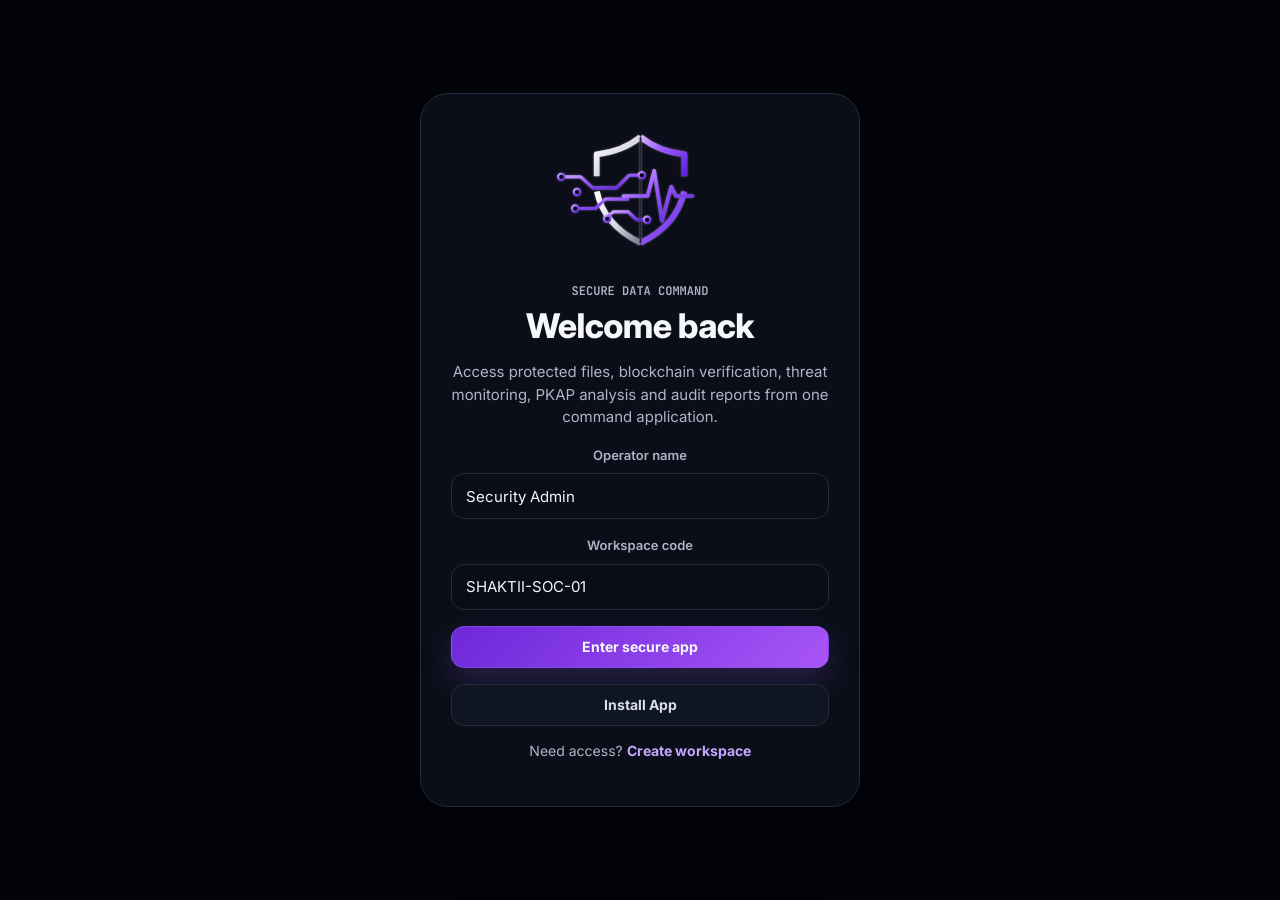
<file: index.html>
<!doctype html>
<html lang="en">
<head>
  <meta charset="utf-8" />
  <meta name="viewport" content="width=device-width, initial-scale=1, viewport-fit=cover" />
  <meta name="theme-color" content="#070812" />
  <meta name="description" content="PWN SHAKTI PKAP Analyzer application." />
  <meta name="mobile-web-app-capable" content="yes" />
  <meta name="apple-mobile-web-app-capable" content="yes" />
  <meta name="apple-mobile-web-app-title" content="PWN SHAKTI" />
  <meta name="apple-mobile-web-app-status-bar-style" content="black-translucent" />
  <link rel="manifest" href="/manifest.webmanifest?v=29" />
  <link rel="icon" href="/assets/icon-192.svg?v=29" />
  <link rel="apple-touch-icon" href="/assets/icon-192.svg?v=29" />
  <link rel="stylesheet" href="/style.css?v=29" />
  <link rel="stylesheet" href="/mobile-fix.css?v=29" />
  <link rel="stylesheet" href="/chart-polish.css?v=29" />
  <link rel="stylesheet" href="/alarm-polish.css?v=29" />
  <link rel="stylesheet" href="/pkap-final.css?v=29" />
  <title>PWN SHAKTI — PKAP Analyzer</title>
</head>
<body>
  <div id="app" class="app-root"></div>

  <div class="alarm-layer" id="alarmLayer" aria-hidden="true">
    <div class="alarm-card" role="dialog" aria-modal="true" aria-label="Critical security alarm">
      <div class="alarm-pulse"><span></span><span></span><span></span></div>
      <p class="overline danger-text">Critical security alarm</p>
      <h2>Danger detected in network flow</h2>
      <p>SHAKTII detected a malware or high-risk router/network signal. The alarm will continue until you acknowledge or stop it.</p>
      <div class="alarm-actions">
        <button class="btn ghost" data-close-alarm>Dismiss</button>
        <button class="btn danger" data-ack-alarm>Acknowledge alert</button>
      </div>
    </div>
  </div>

  <div class="toast" id="toast"></div>

  <script src="/data.js?v=29"></script>
  <script src="/api.js?v=29"></script>
  <script src="/app.js?v=29"></script>
  <script src="/alarm-engine.js?v=29"></script>
  <script src="/auto-threat-alarm.js?v=29"></script>
  <script src="/chart-fix.js?v=29"></script>
  <script>
    if ('serviceWorker' in navigator) {
      window.addEventListener('load', () => navigator.serviceWorker.register('/sw.js?v=29').catch(() => undefined));
    }
  </script>
</body>
</html>
</file>
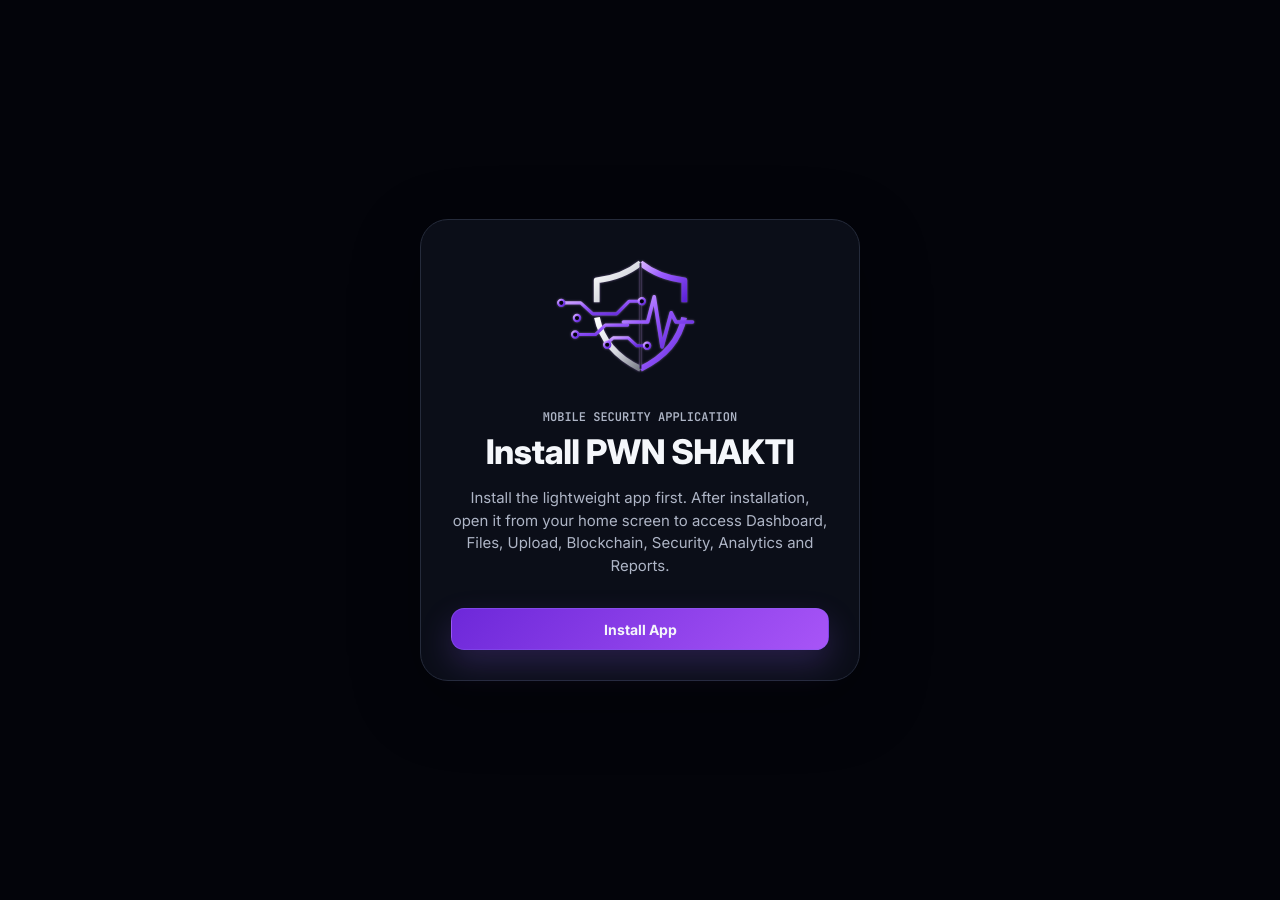
<file: access/index.html>
<!doctype html>
<html lang="en"><head><meta charset="utf-8"/><meta name="viewport" content="width=device-width, initial-scale=1, viewport-fit=cover"/><meta name="theme-color" content="#070812"/><link rel="manifest" href="/manifest.webmanifest?v=17"/><link rel="icon" href="/assets/icon-192.svg?v=17"/><link rel="apple-touch-icon" href="/assets/icon-192.svg?v=17"/><link rel="stylesheet" href="/style.css?v=17"/><link rel="stylesheet" href="/mobile-fix.css?v=17"/><title>PWN SHAKTI</title></head><body><div id="app" class="app-root"></div><div class="alarm-layer" id="alarmLayer" aria-hidden="true"><div class="alarm-card"><div class="alarm-pulse"><span></span><span></span><span></span></div><p class="overline danger-text">Critical security alarm</p><h2>Unauthorized access chain detected</h2><p>SHAKTII detected a suspicious admin session.</p><div class="alarm-actions"><button class="btn ghost" data-close-alarm>Dismiss</button><button class="btn danger" data-ack-alarm>Acknowledge alert</button></div></div></div><div class="toast" id="toast"></div><script src="/data.js?v=17"></script><script src="/api.js?v=17"></script><script src="/app.js?v=17"></script><script src="/install-fix.js?v=17"></script><script>if('serviceWorker'in navigator){window.addEventListener('load',()=>navigator.serviceWorker.register('/sw.js?v=17').catch(()=>undefined));}</script></body></html>
</file>
<file: style.css>
@import url('https://fonts.googleapis.com/css2?family=Inter:wght@400;500;600;700;800&family=JetBrains+Mono:wght@400;500;600;700&display=swap');
:root{--bg:#070812;--surface:#0d101b;--surface-2:#131724;--surface-3:#181d2d;--border:#252b3b;--border-soft:#1d2331;--text:#f5f7fb;--muted:#aeb5c6;--subtle:#7e879a;--purple:#8b5cf6;--purple-2:#a855f7;--green:#22c55e;--red:#ef4444;--amber:#f59e0b;--cyan:#38bdf8;--shadow:0 20px 70px rgba(0,0,0,.28);--radius:18px}*{box-sizing:border-box;-webkit-tap-highlight-color:transparent}html,body{margin:0;min-height:100%;background:#03040a;color:var(--text);font-family:Inter,system-ui,-apple-system,BlinkMacSystemFont,'Segoe UI',sans-serif;font-size:15px;line-height:1.5;-webkit-font-smoothing:antialiased;text-rendering:geometricPrecision}button,input,select,textarea{font:inherit}button{cursor:pointer}body:before{content:"";position:fixed;inset:0;background:radial-gradient(circle at 30% -10%,rgba(139,92,246,.24),transparent 34%),radial-gradient(circle at 110% 20%,rgba(56,189,248,.1),transparent 28%),linear-gradient(180deg,#0b0d17,#03040a 55%,#000);z-index:-3}body:after{content:"";position:fixed;inset:0;background-image:linear-gradient(rgba(255,255,255,.025) 1px,transparent 1px),linear-gradient(90deg,rgba(255,255,255,.025) 1px,transparent 1px);background-size:32px 32px;opacity:.7;z-index:-2}.app-root{min-height:100vh}.auth-screen{min-height:100vh;display:grid;place-items:center;padding:24px}.auth-card{width:min(440px,100%);border:1px solid var(--border);background:rgba(13,16,27,.88);border-radius:28px;padding:30px;box-shadow:var(--shadow);backdrop-filter:blur(18px)}.auth-logo{display:block;width:220px;max-width:80%;height:auto;margin:0 0 26px}.eyebrow{margin:0 0 8px;color:#d8c8ff;font-family:'JetBrains Mono',monospace;font-size:12px;font-weight:600;letter-spacing:.12em;text-transform:uppercase}.auth-card h1,.page-header h1{margin:0;color:var(--text);font-size:34px;line-height:1.12;font-weight:800;letter-spacing:-.035em}.muted,.auth-card p,.page-header p{color:var(--muted)}.field-label{display:block;margin:18px 0 7px;color:var(--muted);font-size:13px;font-weight:600}.input{width:100%;height:46px;border:1px solid var(--border);background:#0a0d16;color:var(--text);border-radius:13px;padding:0 14px;outline:none}.input:focus{border-color:rgba(139,92,246,.72);box-shadow:0 0 0 4px rgba(139,92,246,.12)}.file-input{padding:11px 14px;height:auto}.btn{display:inline-flex;align-items:center;justify-content:center;min-height:42px;border:1px solid var(--border);border-radius:13px;padding:0 16px;background:#151a28;color:var(--text);font-size:14px;font-weight:700;text-decoration:none;transition:.18s ease;gap:8px}.btn:hover{transform:translateY(-1px);border-color:#394158}.btn.primary{border-color:rgba(139,92,246,.5);background:linear-gradient(135deg,#6d28d9,#a855f7);box-shadow:0 14px 32px rgba(139,92,246,.22)}.btn.secondary{background:#101522;color:#d9deeb}.btn.danger{background:linear-gradient(135deg,#b91c1c,#ef4444);border-color:rgba(239,68,68,.55)}.btn.ghost{background:transparent}.btn.small{min-height:36px;padding:0 12px;font-size:12px}.btn.full{width:100%;margin-top:16px}.btn:disabled,.btn.is-installed{opacity:.62;cursor:default;transform:none}.auth-switch{font-size:14px;text-align:center}.auth-switch button,.link-btn,.card-head button{border:0;background:transparent;color:#c4a7ff;font-weight:700;padding:0}.app-shell{min-height:100vh;display:grid;grid-template-columns:280px 1fr}.sidebar{height:100vh;position:sticky;top:0;border-right:1px solid var(--border-soft);background:rgba(8,10,18,.86);backdrop-filter:blur(20px);padding:20px 14px;overflow:auto}.brand-block{display:flex;align-items:center;gap:12px;padding:8px 10px 20px}.brand-block img{width:62px;height:48px;object-fit:contain}.brand-block strong{display:block;font-size:16px;font-weight:800;letter-spacing:.01em}.brand-block span{display:block;color:var(--muted);font-size:12px}.side-nav{display:grid;gap:6px}.nav-item{width:100%;min-height:44px;border:1px solid transparent;border-radius:13px;background:transparent;color:var(--muted);display:flex;align-items:center;gap:12px;padding:0 12px;text-align:left;font-size:14px;font-weight:600}.nav-item span{width:26px;height:26px;border-radius:9px;display:grid;place-items:center;background:#121724;color:#b99cff}.nav-item.active,.nav-item:hover{background:rgba(139,92,246,.12);border-color:rgba(139,92,246,.25);color:var(--text)}.main-shell{min-width:0;display:flex;flex-direction:column}.topbar{height:72px;position:sticky;top:0;z-index:20;border-bottom:1px solid var(--border-soft);background:rgba(5,7,13,.78);backdrop-filter:blur(18px);display:flex;align-items:center;justify-content:space-between;padding:0 26px;gap:16px}.icon-btn{width:40px;height:40px;border:1px solid var(--border);border-radius:12px;background:#101522;color:var(--text);display:none}.top-title strong{display:block;font-size:16px}.top-title span{display:block;color:var(--muted);font-size:12px}.top-actions{display:flex;align-items:center;gap:10px}.status-pill{height:34px;border:1px solid var(--border);border-radius:999px;padding:0 12px;background:#111827;color:var(--muted);font-family:'JetBrains Mono',monospace;font-size:11px;font-weight:700}.status-pill.ok{color:#bbf7d0;border-color:rgba(34,197,94,.35);background:rgba(34,197,94,.09)}.status-pill.demo{color:#d8c8ff;border-color:rgba(139,92,246,.32);background:rgba(139,92,246,.1)}.avatar{width:38px;height:38px;border:1px solid rgba(139,92,246,.42);border-radius:999px;background:rgba(139,92,246,.18);color:#fff;font-weight:800}.content{padding:26px;max-width:1440px;width:100%;margin:0 auto}.page-header{display:flex;align-items:flex-end;justify-content:space-between;gap:24px;margin-bottom:22px}.page-header p{max-width:780px;margin:10px 0 0}.page-actions{display:flex;align-items:center;gap:10px;flex-wrap:wrap}.stats-grid{display:grid;grid-template-columns:repeat(4,minmax(0,1fr));gap:14px;margin-bottom:18px}.stat-card{min-height:138px;border:1px solid var(--border);border-radius:var(--radius);background:linear-gradient(180deg,rgba(24,29,45,.96),rgba(13,16,27,.96));padding:18px;text-align:left;color:var(--text);box-shadow:0 16px 44px rgba(0,0,0,.16)}button.stat-card{cursor:pointer}.stat-card span{display:block;color:var(--muted);font-size:13px;font-weight:600}.stat-card strong{display:block;margin-top:10px;font-size:34px;line-height:1;font-weight:800;letter-spacing:-.035em}.stat-card small{display:block;margin-top:8px;color:var(--subtle)}.stat-card em{display:block;margin-top:16px;color:#c4a7ff;font-style:normal;font-weight:700;font-size:13px}.stat-card.ok{border-color:rgba(34,197,94,.28)}.stat-card.warn{border-color:rgba(245,158,11,.32)}.dashboard-grid,.detail-grid,.analytics-grid{display:grid;grid-template-columns:repeat(3,minmax(0,1fr));gap:16px}.card{border:1px solid var(--border);border-radius:var(--radius);background:rgba(13,16,27,.9);padding:18px;box-shadow:0 16px 44px rgba(0,0,0,.13)}.card h2{margin:0 0 14px;font-size:18px;line-height:1.25;font-weight:750;letter-spacing:-.02em}.card p{color:var(--muted)}.span-2{grid-column:span 2}.span-3{grid-column:span 3}.card-head{display:flex;justify-content:space-between;align-items:center;gap:12px;margin-bottom:12px}.card-head h2{margin:0}.table-wrap{width:100%;overflow:auto;border-radius:14px}table{width:100%;border-collapse:collapse;min-width:760px}th,td{text-align:left;padding:13px 12px;border-bottom:1px solid var(--border-soft);vertical-align:middle}th{color:var(--subtle);font-size:12px;text-transform:none;font-weight:700}td{color:#e9edf6;font-size:14px}td small{display:block;color:var(--subtle);margin-top:4px}code{font-family:'JetBrains Mono',monospace;color:#d8c8ff}.badge{display:inline-flex;align-items:center;min-height:26px;border-radius:999px;padding:0 10px;font-size:12px;font-weight:700;border:1px solid rgba(56,189,248,.28);background:rgba(56,189,248,.1);color:#c7efff}.badge.ok{border-color:rgba(34,197,94,.32);background:rgba(34,197,94,.1);color:#bbf7d0}.badge.warn{border-color:rgba(245,158,11,.34);background:rgba(245,158,11,.1);color:#fed7aa}.badge.danger{border-color:rgba(239,68,68,.38);background:rgba(239,68,68,.12);color:#fecaca}.toolbar{display:flex;gap:12px;margin-bottom:16px}.toolbar .input{max-width:460px}.info-grid{display:grid;grid-template-columns:repeat(2,minmax(0,1fr));gap:12px}.info{border:1px solid var(--border-soft);background:#0a0d16;border-radius:14px;padding:14px}.info span{display:block;color:var(--subtle);font-size:12px;font-weight:700;margin-bottom:6px}.info strong{display:block;color:var(--text);font-size:14px;overflow-wrap:anywhere}.stack{display:grid;gap:10px}.cards-3{display:grid;grid-template-columns:repeat(3,minmax(0,1fr));gap:16px}.big{display:block;font-size:34px;margin-top:8px}.upload-layout{display:grid;grid-template-columns:260px 1fr;gap:16px}.stepper{border:1px solid var(--border);border-radius:var(--radius);background:rgba(13,16,27,.9);padding:14px}.step{display:flex;align-items:center;gap:12px;padding:12px;border-radius:14px;color:var(--muted)}.step b{width:32px;height:32px;border-radius:11px;display:grid;place-items:center;background:#121724;color:#c4a7ff}.step span{font-weight:700}.step.active{background:rgba(139,92,246,.14);color:#fff}.step.done b{background:rgba(34,197,94,.15);color:#bbf7d0}.upload-card{min-height:430px}.form-actions{display:flex;justify-content:flex-end;gap:10px;margin-top:22px}.option-list{display:grid;gap:12px}.option-list label{display:flex;gap:12px;align-items:center;padding:14px;border:1px solid var(--border-soft);border-radius:14px;background:#0a0d16;color:#e9edf6}.process-list{display:grid;gap:10px;margin-top:18px}.process-list span{padding:12px 14px;border-radius:13px;background:rgba(34,197,94,.08);border:1px solid rgba(34,197,94,.25);color:#bbf7d0}.success-box,.result-ok{border:1px solid rgba(34,197,94,.28);background:rgba(34,197,94,.09);border-radius:16px;padding:18px;color:#bbf7d0}.success-box strong,.success-box span{display:block}.activity-list{display:grid;gap:10px}.activity-item{display:grid;grid-template-columns:12px 1fr auto;gap:12px;align-items:start;padding:12px;border:1px solid var(--border-soft);border-radius:14px;background:#0a0d16}.activity-item i{width:10px;height:10px;border-radius:50%;background:var(--purple);margin-top:6px}.activity-item strong{display:block}.activity-item p{margin:3px 0 0;color:var(--muted);font-size:13px}.activity-item span{color:var(--subtle);font-size:12px}.alert-list{display:grid;gap:12px}.alert-row{width:100%;border:1px solid var(--border-soft);background:#0a0d16;border-radius:16px;padding:16px;display:flex;justify-content:space-between;gap:18px;text-align:left;color:var(--text)}.alert-row h3{margin:10px 0 5px;font-size:16px}.alert-row p{margin:0;color:var(--muted)}.alert-row>span{color:var(--subtle);white-space:nowrap}.line-chart{height:260px;display:flex;align-items:end;gap:10px;padding:18px;border:1px solid var(--border-soft);border-radius:14px;background:#090c15}.line-chart span{flex:1;min-width:16px;border-radius:10px 10px 3px 3px;background:linear-gradient(180deg,#a855f7,#6d28d9);box-shadow:0 10px 30px rgba(139,92,246,.15)}.bar-chart{height:230px;display:flex;align-items:end;gap:12px;padding:18px;border:1px solid var(--border-soft);border-radius:14px;background:#090c15}.bar-chart div{flex:1;text-align:center}.bar-chart span{display:block;border-radius:10px 10px 3px 3px;background:linear-gradient(180deg,#38bdf8,#2563eb)}.bar-chart small{display:block;margin-top:8px;color:var(--subtle)}.pair{display:grid;gap:18px;padding:20px;border:1px solid var(--border-soft);border-radius:14px;background:#090c15}.pair div{display:grid;grid-template-columns:90px 1fr 50px;align-items:center;gap:10px}.pair label{color:var(--muted);font-weight:700}.pair span{height:12px;background:#1a2030;border-radius:999px;overflow:hidden}.pair i{display:block;height:100%;background:var(--green)}.pair i.warn{background:var(--amber)}.severity-list{display:grid;gap:12px}.severity-list div{display:grid;grid-template-columns:1fr 40px;gap:10px;align-items:center}.severity-list span{color:var(--muted);font-weight:700}.severity-list strong{text-align:right}.severity-list i{grid-column:1/-1;height:8px;border-radius:999px;background:linear-gradient(90deg,#a855f7,#ef4444)}.empty{padding:34px;text-align:center}.empty h3{margin:0 0 8px;font-size:18px}.empty p{margin:0 0 18px;color:var(--muted)}.report .full{margin-top:18px}.profile{text-align:center}.profile-avatar{width:88px;height:88px;margin:0 auto 14px;border-radius:28px;display:grid;place-items:center;background:linear-gradient(135deg,#6d28d9,#a855f7);font-size:34px;font-weight:800}.settings{max-width:760px}.helper{margin:8px 0 20px;color:var(--subtle);font-size:13px}.status-line{border:1px solid var(--border-soft);border-radius:14px;padding:14px;background:#0a0d16;color:#d8c8ff}.segmented{display:inline-flex;gap:4px;border:1px solid var(--border);background:#0a0d16;border-radius:14px;padding:4px}.segmented button{border:0;border-radius:10px;padding:9px 12px;background:transparent;color:var(--muted);font-weight:700}.segmented button.active{background:rgba(139,92,246,.18);color:#fff}.mobile-nav{display:none}.shell-backdrop{display:none}.alarm-layer{position:fixed;inset:0;z-index:80;display:grid;place-items:center;padding:20px;background:rgba(0,0,0,.72);opacity:0;pointer-events:none;transition:.22s}.alarm-layer.show{opacity:1;pointer-events:auto}.alarm-card{width:min(420px,100%);border:1px solid rgba(239,68,68,.45);background:#11131c;border-radius:26px;padding:26px;box-shadow:0 0 80px rgba(239,68,68,.18)}.alarm-card h2{font-size:26px;margin:0 0 10px}.alarm-card p{color:#fecaca}.alarm-pulse{display:flex;gap:10px;margin-bottom:16px}.alarm-pulse span{width:16px;height:16px;border-radius:50%;background:var(--red);animation:siren 1s infinite}.alarm-pulse span:nth-child(2){animation-delay:.16s}.alarm-pulse span:nth-child(3){animation-delay:.32s}@keyframes siren{50%{box-shadow:0 0 0 15px rgba(239,68,68,0)}}.alarm-actions{display:flex;justify-content:flex-end;gap:10px;margin-top:18px}.danger-text{color:#fecaca}.toast{position:fixed;right:24px;bottom:24px;z-index:100;max-width:360px;padding:13px 16px;border:1px solid var(--border);border-radius:14px;background:#101522;color:#fff;box-shadow:var(--shadow);opacity:0;transform:translateY(12px);pointer-events:none;transition:.22s}.toast.show{opacity:1;transform:none}.toast.success{border-color:rgba(34,197,94,.35)}.toast.danger{border-color:rgba(239,68,68,.45)}.toast.info{border-color:rgba(56,189,248,.35)}
@media(max-width:1100px){.app-shell{grid-template-columns:1fr}.sidebar{position:fixed;left:0;top:0;bottom:0;width:290px;z-index:50;transform:translateX(-105%);transition:.22s}.sidebar-open .sidebar{transform:none}.shell-backdrop{display:block;position:fixed;inset:0;background:rgba(0,0,0,.56);z-index:40;opacity:0;pointer-events:none}.sidebar-open .shell-backdrop{opacity:1;pointer-events:auto}.icon-btn.menu{display:grid}.topbar{padding:0 16px}.top-actions .status-pill{display:none}.content{padding:18px 16px 88px}.stats-grid,.dashboard-grid,.detail-grid,.analytics-grid,.cards-3{grid-template-columns:1fr}.span-2,.span-3{grid-column:auto}.page-header{display:block}.page-actions{margin-top:16px}.upload-layout{grid-template-columns:1fr}.stepper{display:grid;grid-template-columns:repeat(5,1fr);gap:6px;padding:8px}.step{display:grid;text-align:center;gap:6px;padding:8px}.step span{font-size:11px}.mobile-nav{position:fixed;left:12px;right:12px;bottom:12px;z-index:30;display:grid;grid-template-columns:repeat(5,1fr);gap:4px;padding:8px;border:1px solid var(--border);border-radius:22px;background:rgba(8,10,18,.9);backdrop-filter:blur(18px)}.mobile-nav-item{border:0;border-radius:15px;background:transparent;color:var(--muted);padding:8px 4px;display:grid;gap:3px;place-items:center}.mobile-nav-item span{font-size:16px}.mobile-nav-item small{font-size:10px}.mobile-nav-item.active{background:rgba(139,92,246,.16);color:#fff}.table-wrap{margin:0 -4px}.auth-card h1,.page-header h1{font-size:28px}.top-title span{display:none}.btn.small[data-action=install]{display:none}.compact-grid{grid-template-columns:repeat(2,1fr)}}
@media(max-width:560px){.auth-screen{padding:16px}.auth-card{padding:22px;border-radius:22px}.auth-logo{width:180px}.topbar{height:64px}.top-title strong{font-size:14px}.avatar{width:34px;height:34px}.stats-grid{gap:10px}.stat-card{min-height:118px;padding:15px}.stat-card strong{font-size:28px}.card{padding:15px}.toolbar{display:grid}.toolbar .input{max-width:none}.info-grid{grid-template-columns:1fr}.score-row,.compact-grid{grid-template-columns:1fr 1fr}.stepper{overflow:auto;grid-template-columns:repeat(5,110px)}.alarm-actions{display:grid}.pair div{grid-template-columns:1fr}.toast{left:14px;right:14px;bottom:86px;max-width:none}}
</file>
<file: mobile-fix.css>
/* Emergency product-polish overrides for jury demo */
.auth-card {
  text-align: center;
}
.auth-logo {
  width: 168px !important;
  max-width: 68vw !important;
  margin: 0 auto 24px !important;
  display: block !important;
}
.auth-card .eyebrow,
.auth-card h1,
.auth-card p {
  text-align: center;
}
.brand-block {
  justify-content: center !important;
  text-align: center !important;
  flex-direction: column !important;
  gap: 8px !important;
}
.brand-block img {
  width: 126px !important;
  height: 92px !important;
  object-fit: contain !important;
}
.brand-block strong {
  display: none !important;
}
.brand-block span {
  font-size: 12px !important;
}
.page-header h1,
.auth-card h1,
.stat-card strong,
.incident h2,
.card h2 {
  letter-spacing: -0.018em !important;
  text-wrap: balance;
}
.page-header h1,
.auth-card h1 {
  font-weight: 780 !important;
}
p,
.muted,
.page-header p,
.card p,
td,
th,
.input,
.btn {
  letter-spacing: normal !important;
}
.card,
.stat-card,
.auth-card,
.info,
.upload-card {
  overflow-wrap: break-word;
}
.install-help {
  position: fixed;
  inset: 0;
  z-index: 999;
  background: rgba(0, 0, 0, .72);
  display: grid;
  place-items: center;
  padding: 20px;
}
.install-help-card {
  width: min(420px, 94vw);
  position: relative;
  border: 1px solid rgba(139, 92, 246, .32);
  border-radius: 24px;
  background: #0b0e19;
  box-shadow: 0 24px 80px rgba(0, 0, 0, .45);
  padding: 24px;
  color: #f5f7fb;
}
.install-help-card img {
  display: block;
  width: 148px;
  height: auto;
  margin: 0 auto 16px;
}
.install-help-card h2 {
  margin: 0 0 8px;
  text-align: center;
  font-size: 24px;
  letter-spacing: -0.02em;
}
.install-help-card p,
.install-help-card li {
  color: #b9c0d0;
  font-size: 14px;
  line-height: 1.55;
}
.install-help-card ol {
  margin: 14px 0;
  padding-left: 22px;
}
.install-help-card .helper {
  margin-bottom: 0;
  color: #c4a7ff;
}
.install-help-close {
  position: absolute;
  top: 12px;
  right: 12px;
  width: 34px;
  height: 34px;
  border: 1px solid rgba(255,255,255,.12);
  border-radius: 999px;
  background: rgba(255,255,255,.05);
  color: #fff;
  font-size: 22px;
}

@media (max-width: 860px) {
  html,
  body {
    width: 100% !important;
    max-width: 100% !important;
    overflow-x: hidden !important;
    background: #050712 !important;
  }
  body {
    position: relative !important;
  }
  .app-root,
  .app-shell,
  .main-shell,
  .content,
  .auth-screen,
  .auth-card {
    width: 100% !important;
    max-width: 100vw !important;
    min-width: 0 !important;
    overflow-x: hidden !important;
  }
  .app-shell {
    display: block !important;
    min-height: 100vh !important;
    padding-bottom: 84px !important;
  }
  .topbar {
    width: 100% !important;
    max-width: 100vw !important;
    height: 68px !important;
    padding: 0 12px !important;
    display: grid !important;
    grid-template-columns: 42px minmax(0,1fr) 42px !important;
    align-items: center !important;
    overflow: hidden !important;
  }
  .icon-btn.menu {
    display: grid !important;
    grid-column: 1 !important;
    width: 38px !important;
    height: 38px !important;
  }
  .top-title {
    grid-column: 2 !important;
    text-align: center !important;
    min-width: 0 !important;
    overflow: hidden !important;
  }
  .top-title strong {
    display: block !important;
    font-size: 15px !important;
    line-height: 1.2 !important;
    white-space: nowrap !important;
    overflow: hidden !important;
    text-overflow: ellipsis !important;
  }
  .top-title span {
    display: block !important;
    font-size: 11px !important;
    white-space: nowrap !important;
    overflow: hidden !important;
    text-overflow: ellipsis !important;
  }
  .top-actions {
    grid-column: 3 !important;
    min-width: 0 !important;
    justify-content: end !important;
    overflow: hidden !important;
  }
  .top-actions .status-pill,
  .top-actions .btn.small {
    display: none !important;
  }
  .avatar {
    width: 36px !important;
    height: 36px !important;
    min-width: 36px !important;
  }
  .content {
    padding: 14px 10px 96px !important;
  }
  .page-header {
    display: block !important;
    margin-bottom: 14px !important;
    max-width: 100% !important;
  }
  .page-header h1 {
    font-size: 25px !important;
    line-height: 1.15 !important;
  }
  .page-header p {
    font-size: 14px !important;
    line-height: 1.55 !important;
  }
  .page-actions {
    margin-top: 12px !important;
    width: 100% !important;
  }
  .page-actions .btn,
  .toolbar .btn {
    flex: 1 1 auto !important;
  }
  .stats-grid,
  .dashboard-grid,
  .detail-grid,
  .analytics-grid,
  .cards-3,
  .upload-layout,
  .info-grid {
    display: grid !important;
    grid-template-columns: minmax(0, 1fr) !important;
    gap: 12px !important;
    width: 100% !important;
    max-width: 100% !important;
    min-width: 0 !important;
  }
  .span-2,
  .span-3 {
    grid-column: auto !important;
  }
  .card,
  .stat-card,
  .upload-card,
  .stepper,
  .info,
  .alert-row {
    width: 100% !important;
    max-width: 100% !important;
    min-width: 0 !important;
    box-sizing: border-box !important;
    overflow: hidden !important;
  }
  .card,
  .stat-card {
    padding: 14px !important;
    border-radius: 16px !important;
  }
  .stat-card {
    min-height: 106px !important;
  }
  .stat-card strong {
    font-size: 28px !important;
  }
  .card-head {
    align-items: flex-start !important;
    gap: 10px !important;
  }
  .card-head h2 {
    font-size: 16px !important;
    max-width: 64% !important;
  }
  .card-head button {
    white-space: nowrap !important;
    font-size: 12px !important;
  }
  .line-chart,
  .bar-chart {
    width: 100% !important;
    max-width: 100% !important;
    min-width: 0 !important;
    height: 190px !important;
    padding: 14px 10px !important;
    gap: 7px !important;
    overflow: hidden !important;
  }
  .line-chart span,
  .bar-chart div {
    min-width: 0 !important;
    max-width: 100% !important;
  }
  .bar-chart span {
    max-height: 138px !important;
  }
  .severity-list {
    width: 100% !important;
    overflow: hidden !important;
  }
  .severity-list div {
    grid-template-columns: 1fr 34px !important;
  }
  .severity-list i {
    max-width: 100% !important;
  }
  .activity-item,
  .alert-row {
    grid-template-columns: 10px minmax(0,1fr) auto !important;
  }
  .activity-item strong,
  .activity-item p,
  .alert-row h3,
  .alert-row p {
    overflow-wrap: anywhere !important;
  }
  .toolbar {
    width: 100% !important;
    max-width: 100% !important;
    display: grid !important;
    grid-template-columns: 1fr !important;
    gap: 10px !important;
  }
  .toolbar .input {
    max-width: 100% !important;
  }
  .table-wrap {
    width: 100% !important;
    max-width: 100% !important;
    overflow-x: auto !important;
    overflow-y: hidden !important;
    -webkit-overflow-scrolling: touch !important;
    border-radius: 14px !important;
  }
  table {
    min-width: 620px !important;
    width: 620px !important;
    max-width: none !important;
  }
  th,
  td {
    padding: 10px 9px !important;
    font-size: 12px !important;
    line-height: 1.35 !important;
  }
  td small {
    font-size: 10px !important;
  }
  .badge {
    min-height: 23px !important;
    padding: 0 8px !important;
    font-size: 10px !important;
    white-space: nowrap !important;
  }
  .btn {
    min-height: 42px !important;
    padding: 0 13px !important;
    font-size: 13px !important;
  }
  .mobile-nav {
    display: grid !important;
    position: fixed !important;
    left: 10px !important;
    right: 10px !important;
    bottom: max(10px, env(safe-area-inset-bottom)) !important;
    width: auto !important;
    max-width: calc(100vw - 20px) !important;
    grid-template-columns: repeat(5, minmax(0, 1fr)) !important;
    overflow: hidden !important;
    border-radius: 18px !important;
    z-index: 60 !important;
  }
  .mobile-nav-item {
    min-width: 0 !important;
    padding: 8px 2px !important;
    overflow: hidden !important;
  }
  .mobile-nav-item span,
  .mobile-nav-item small {
    max-width: 100% !important;
    overflow: hidden !important;
    text-overflow: ellipsis !important;
    white-space: nowrap !important;
  }
  .mobile-nav-item small {
    font-size: 10px !important;
  }
  .sidebar {
    position: fixed !important;
    left: 0 !important;
    top: 0 !important;
    bottom: 0 !important;
    width: min(82vw, 300px) !important;
    max-width: 82vw !important;
    transform: translateX(-105%) !important;
    transition: .2s ease !important;
    z-index: 80 !important;
  }
  .sidebar-open .sidebar {
    transform: translateX(0) !important;
  }
  .shell-backdrop {
    display: none !important;
    position: fixed !important;
    inset: 0 !important;
    background: rgba(0,0,0,.55) !important;
    z-index: 70 !important;
  }
  .sidebar-open .shell-backdrop {
    display: block !important;
  }
}

@media (max-width: 420px) {
  .content {
    padding-left: 8px !important;
    padding-right: 8px !important;
  }
  .line-chart,
  .bar-chart {
    height: 168px !important;
    gap: 5px !important;
  }
  .card,
  .stat-card {
    padding: 12px !important;
  }
  table {
    min-width: 560px !important;
    width: 560px !important;
  }
}
</file>
<file: chart-polish.css>
/* Polished chart system: mobile-safe, SaaS-style, no overflow */
.chart-pro {
  width: 100%;
  max-width: 100%;
  min-width: 0;
  margin-top: 14px;
  border: 1px solid rgba(148, 163, 184, 0.14);
  border-radius: 18px;
  background:
    linear-gradient(180deg, rgba(255,255,255,.045), rgba(255,255,255,.018)),
    radial-gradient(circle at 20% 0%, rgba(139,92,246,.16), transparent 34%),
    #090c16;
  overflow: hidden;
}

.chart-pro svg {
  display: block;
  width: 100%;
  max-width: 100%;
  height: auto;
}

.chart-caption-row {
  display: grid;
  grid-template-columns: repeat(7, 1fr);
  gap: 2px;
  padding: 0 16px 14px;
  color: #8d95a8;
  font-size: 11px;
  line-height: 1;
  text-align: center;
}

.chart-summary {
  display: flex;
  justify-content: space-between;
  gap: 10px;
  padding: 14px 16px 0;
  color: #cdd4e5;
  font-size: 13px;
}

.chart-summary b {
  color: #f7f7fb;
  font-size: 18px;
}

.severity-pro {
  display: grid;
  gap: 14px;
  margin-top: 16px;
  width: 100%;
  max-width: 100%;
}

.severity-pro-row {
  display: grid;
  grid-template-columns: 82px minmax(0, 1fr) 28px;
  align-items: center;
  gap: 10px;
  width: 100%;
  max-width: 100%;
}

.severity-pro-label {
  color: #cdd4e5;
  font-size: 13px;
  font-weight: 700;
}

.severity-pro-track {
  height: 9px;
  border-radius: 999px;
  background: rgba(148, 163, 184, .13);
  overflow: hidden;
  min-width: 0;
}

.severity-pro-fill {
  display: block;
  height: 100%;
  min-width: 7%;
  border-radius: inherit;
  background: linear-gradient(90deg, #a855f7, #ec4899, #fb7185);
  box-shadow: 0 0 16px rgba(168,85,247,.28);
}

.severity-pro-count {
  text-align: right;
  color: #f7f7fb;
  font-size: 13px;
  font-weight: 800;
}

.chart-bars-pro {
  width: 100%;
  margin-top: 14px;
  border: 1px solid rgba(148, 163, 184, 0.14);
  border-radius: 18px;
  background: #090c16;
  overflow: hidden;
}

@media (max-width: 860px) {
  .chart-pro,
  .chart-bars-pro,
  .severity-pro {
    width: 100% !important;
    max-width: 100% !important;
    min-width: 0 !important;
  }

  .chart-pro svg,
  .chart-bars-pro svg {
    width: 100% !important;
    max-width: 100% !important;
  }

  .chart-caption-row {
    padding: 0 10px 12px;
    font-size: 10px;
  }

  .chart-summary {
    padding: 12px 12px 0;
    font-size: 12px;
  }

  .chart-summary b {
    font-size: 16px;
  }

  .severity-pro-row {
    grid-template-columns: 70px minmax(0, 1fr) 24px !important;
    gap: 8px !important;
  }

  .severity-pro-label,
  .severity-pro-count {
    font-size: 12px !important;
  }

  .line-chart,
  .bar-chart,
  .severity-list {
    display: none !important;
  }
}
</file>
<file: alarm-polish.css>
body.danger-alarm-active::before {
  box-shadow: inset 0 0 0 4px rgba(239, 68, 68, 0.65), inset 0 0 70px rgba(239, 68, 68, 0.34) !important;
  animation: shaktiiDangerPulse 0.7s infinite alternate !important;
}

body.danger-alarm-active .topbar,
body.danger-alarm-active .mobile-nav {
  border-color: rgba(239, 68, 68, 0.45) !important;
  box-shadow: 0 0 34px rgba(239, 68, 68, 0.22) !important;
}

body.danger-alarm-active .alarm-card {
  border-color: rgba(239, 68, 68, 0.82) !important;
  box-shadow: 0 0 0 1px rgba(239, 68, 68, 0.42), 0 30px 120px rgba(239, 68, 68, 0.34) !important;
}

@keyframes shaktiiDangerPulse {
  from { filter: saturate(1); }
  to { filter: saturate(1.38) brightness(1.08); }
}
</file>
<file: pkap-final.css>
.install-hidden{display:none!important}.status-pill.live{color:#bbf7d0;border-color:rgba(34,197,94,.35);background:rgba(34,197,94,.09)}.status-pill.local{color:#d8c8ff;border-color:rgba(139,92,246,.32);background:rgba(139,92,246,.1)}.dropzone-pkap{display:grid;place-items:center;min-height:260px;border:1.6px dashed rgba(168,85,247,.55);border-radius:22px;background:rgba(139,92,246,.07);text-align:center;padding:28px;transition:.2s}.dropzone-pkap.dragging{background:rgba(139,92,246,.17);border-color:#c4a7ff}.dropzone-pkap b{display:block;font-size:24px;margin-bottom:8px}.dropzone-pkap span{display:block;color:var(--muted);max-width:540px;margin:auto}.selected-file{display:flex;align-items:center;justify-content:space-between;gap:14px;margin-top:16px;padding:16px;border:1px solid var(--border-soft);border-radius:16px;background:#0a0d16}.selected-file strong,.selected-file small{display:block}.selected-file small{color:var(--subtle);margin-top:4px}.progress-box{border:1px solid var(--border);border-radius:var(--radius);background:rgba(13,16,27,.92);padding:26px}.progress-line{height:12px;border-radius:999px;background:#151a28;overflow:hidden;margin:18px 0}.progress-line i{display:block;height:100%;border-radius:inherit;background:linear-gradient(90deg,#8b5cf6,#ec4899,#38bdf8);transition:width .25s}.stage-list{display:grid;gap:9px;margin-top:18px}.stage-list span{padding:11px 13px;border-radius:12px;background:#0a0d16;border:1px solid var(--border-soft);color:var(--muted)}.stage-list span.done{color:#bbf7d0;border-color:rgba(34,197,94,.26);background:rgba(34,197,94,.08)}.analysis-actions{display:flex;gap:10px;flex-wrap:wrap}.severity-bars{display:grid;gap:13px}.severity-bars div{display:grid;grid-template-columns:92px minmax(0,1fr)42px;gap:10px;align-items:center}.severity-bars span{text-transform:capitalize;color:var(--muted);font-weight:700}.severity-bars i{height:10px;border-radius:999px;background:#181d2d;overflow:hidden}.severity-bars b{display:block;height:100%;border-radius:inherit;background:linear-gradient(90deg,#8b5cf6,#ef4444)}.severity-bars em{font-style:normal;text-align:right;color:#fff;font-weight:800}.finding-card{border:1px solid var(--border-soft);border-radius:16px;background:#0a0d16;padding:14px}.finding-card+ .finding-card{margin-top:10px}.finding-card h3{margin:8px 0 5px;font-size:15px}.finding-card p{margin:0;color:var(--muted)}.finding-card code{display:block;margin-top:10px;white-space:pre-wrap;overflow-wrap:anywhere;background:#060912;border:1px solid var(--border-soft);border-radius:12px;padding:10px;font-size:12px}.drawer-backdrop{position:fixed;inset:0;background:rgba(0,0,0,.64);z-index:120;display:flex;justify-content:flex-end}.drawer{width:min(620px,94vw);height:100%;overflow:auto;border-left:1px solid var(--border);background:#080b15;padding:24px;box-shadow:-20px 0 70px rgba(0,0,0,.4)}.drawer>button{float:right;width:38px;height:38px;border-radius:999px;border:1px solid var(--border);background:#121724;color:#fff}.report-preview{max-height:520px;overflow:auto;white-space:pre-wrap;line-height:1.55;color:#dbe3f4;background:#070a13;border:1px solid var(--border-soft);border-radius:14px;padding:16px}.timeline{display:grid;gap:10px}.timeline article{display:grid;grid-template-columns:12px 1fr auto;gap:12px;align-items:start;border:1px solid var(--border-soft);border-radius:14px;background:#0a0d16;padding:12px}.timeline article i{width:10px;height:10px;border-radius:999px;background:#a855f7;margin-top:6px}.timeline article strong{display:block}.timeline article span{color:var(--subtle);font-size:12px}.pdf-ready{border:1px solid rgba(34,197,94,.26);background:rgba(34,197,94,.08);color:#bbf7d0;border-radius:14px;padding:14px;margin-top:12px}.mini-grid{display:grid;grid-template-columns:repeat(2,minmax(0,1fr));gap:12px}.empty-state-final{border:1px solid var(--border);border-radius:var(--radius);background:rgba(13,16,27,.9);padding:36px;text-align:center}.empty-state-final h2{margin:0 0 8px}.empty-state-final p{color:var(--muted)}.toast.danger{border-color:rgba(239,68,68,.45);background:#291014}.toast.success{border-color:rgba(34,197,94,.45);background:#102016}.auto-threat-banner{position:fixed;left:50%;bottom:18px;transform:translateX(-50%);z-index:220;width:min(760px,calc(100vw - 24px));display:grid;grid-template-columns:1fr auto;gap:8px 14px;align-items:center;padding:14px 16px;border-radius:18px;border:1px solid rgba(239,68,68,.55);background:linear-gradient(135deg,rgba(127,29,29,.98),rgba(24,10,18,.98));box-shadow:0 24px 80px rgba(239,68,68,.28),0 0 0 999px rgba(0,0,0,.20);color:#fff}.auto-threat-banner strong{font-size:15px;text-transform:uppercase;letter-spacing:.08em}.auto-threat-banner span{grid-column:1/2;color:#fecaca;font-size:13px}.auto-threat-banner button{grid-row:1/3;grid-column:2;border:1px solid rgba(255,255,255,.35);background:#fff;color:#7f1d1d;border-radius:12px;min-height:40px;padding:0 14px;font-weight:900}body[data-active-threat-alarm] .topbar,body[data-active-threat-alarm] .sidebar{box-shadow:0 0 40px rgba(239,68,68,.28)!important}@media(max-width:900px){.top-actions .btn.small{display:none}.content{padding:18px 12px 96px}.stats-grid{grid-template-columns:repeat(2,minmax(0,1fr))}.dashboard-grid,.detail-grid,.analytics-grid,.cards-3{grid-template-columns:1fr}.span-2,.span-3{grid-column:auto}.upload-layout{grid-template-columns:1fr}.stepper{display:flex;overflow:auto}.step{min-width:150px}.page-header{display:block}.page-actions{margin-top:14px}.selected-file{align-items:flex-start;flex-direction:column}.severity-bars div{grid-template-columns:78px minmax(0,1fr)30px}.mini-grid{grid-template-columns:1fr}.drawer{width:96vw}.mobile-nav{display:grid!important}.auto-threat-banner{bottom:78px;grid-template-columns:1fr}.auto-threat-banner span{grid-column:1}.auto-threat-banner button{grid-column:1;grid-row:auto;width:100%}}
</file>
